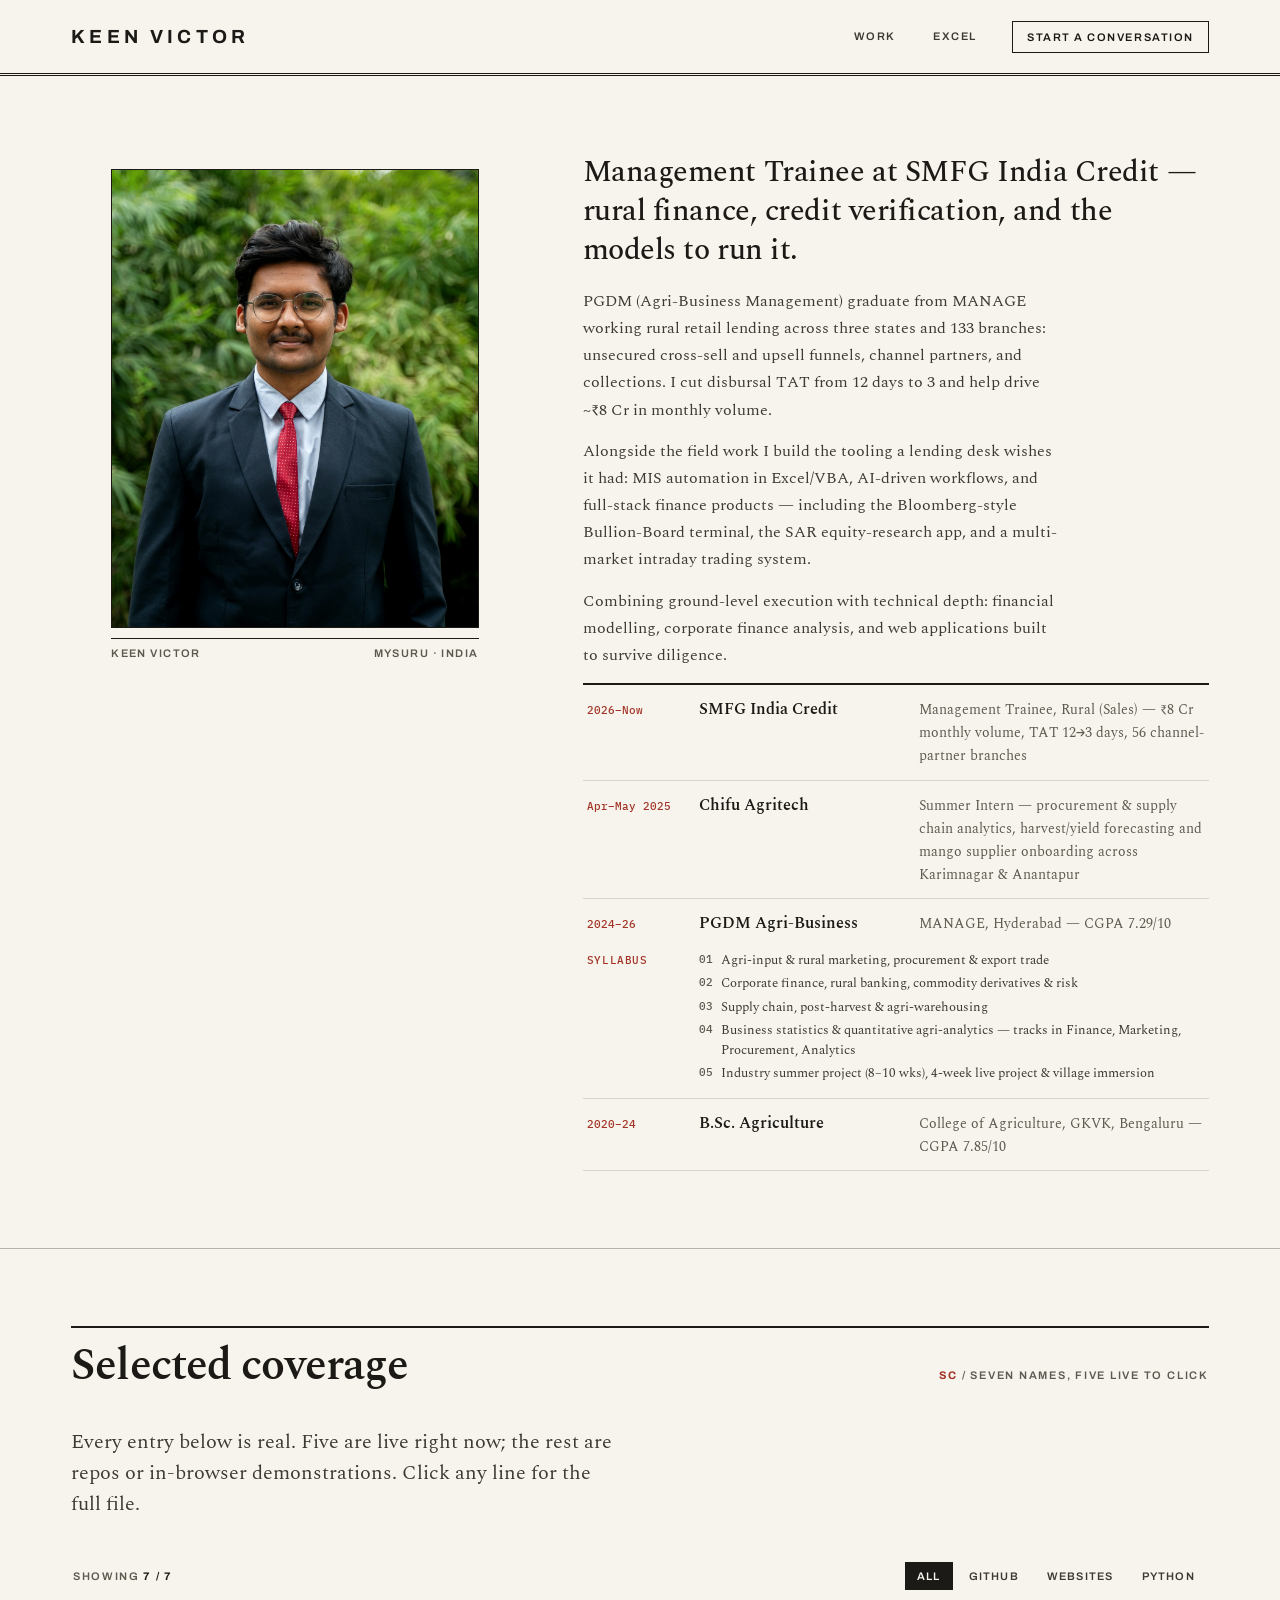
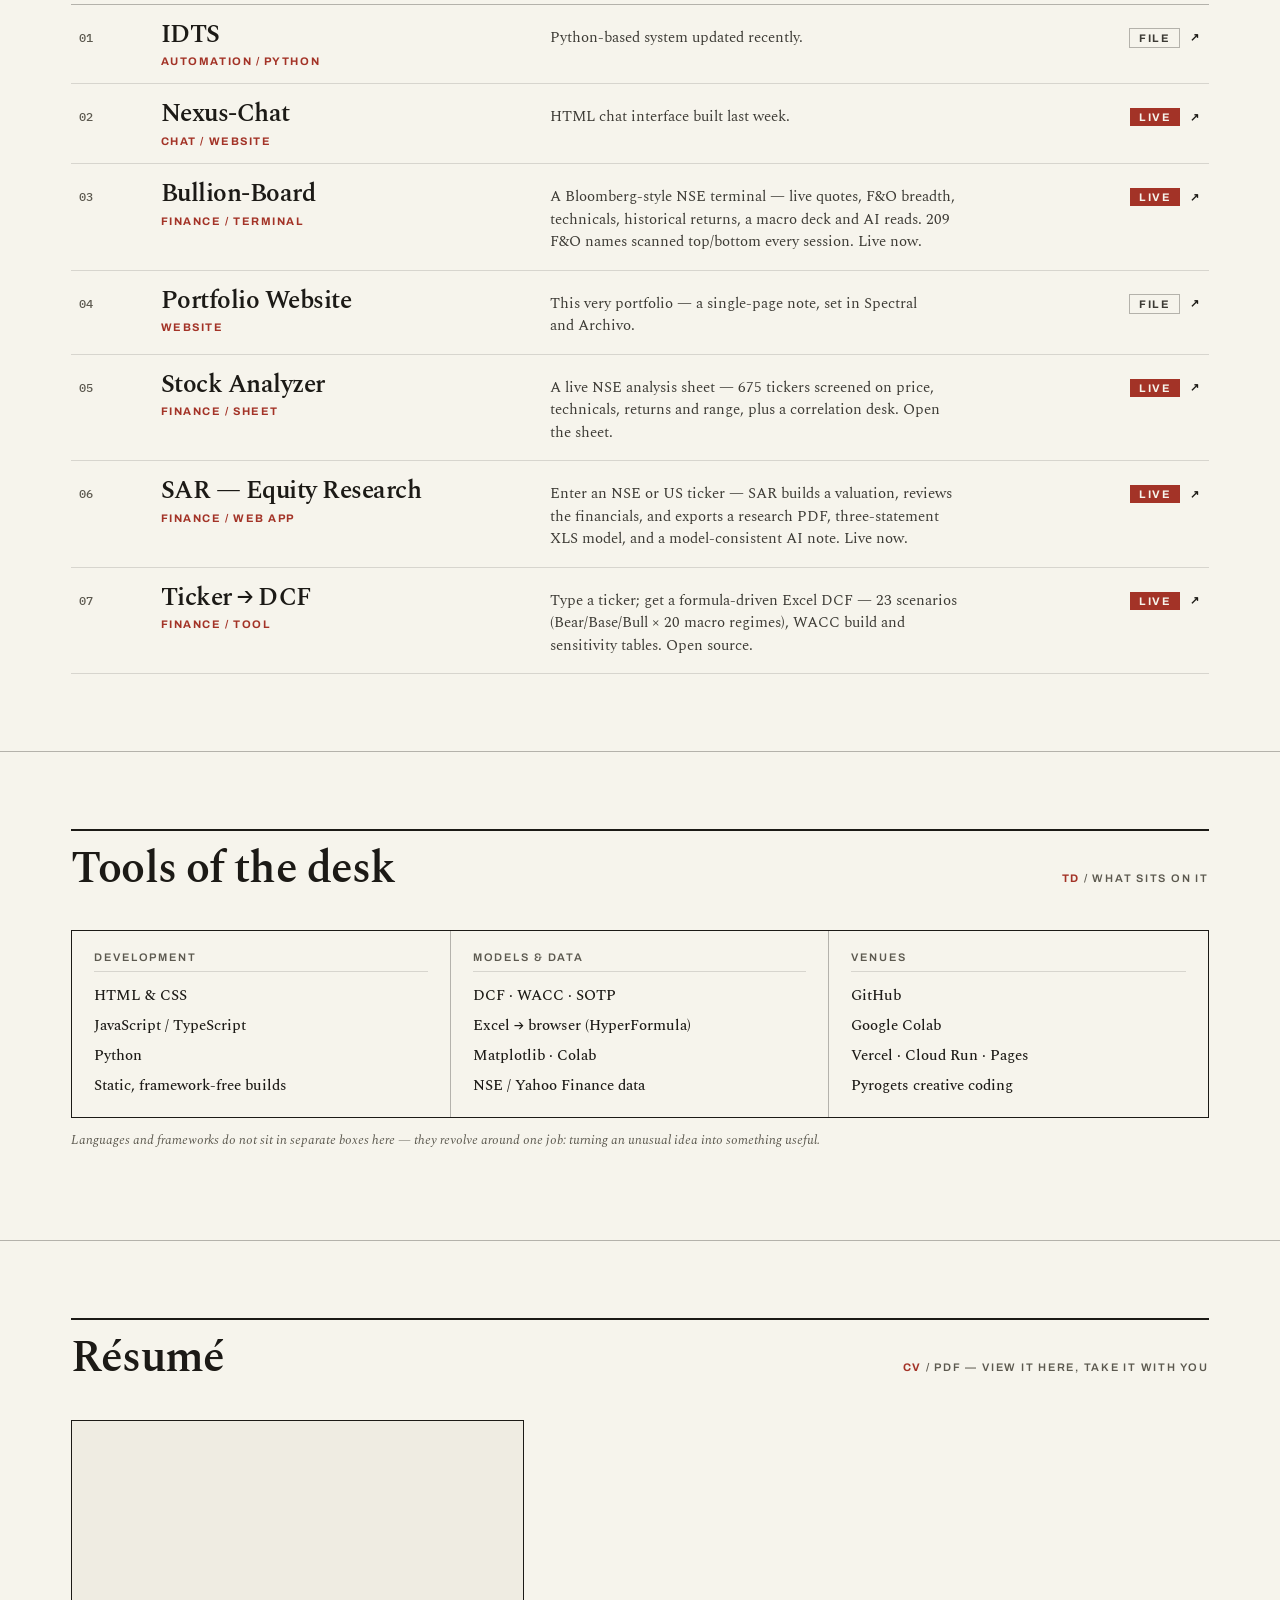
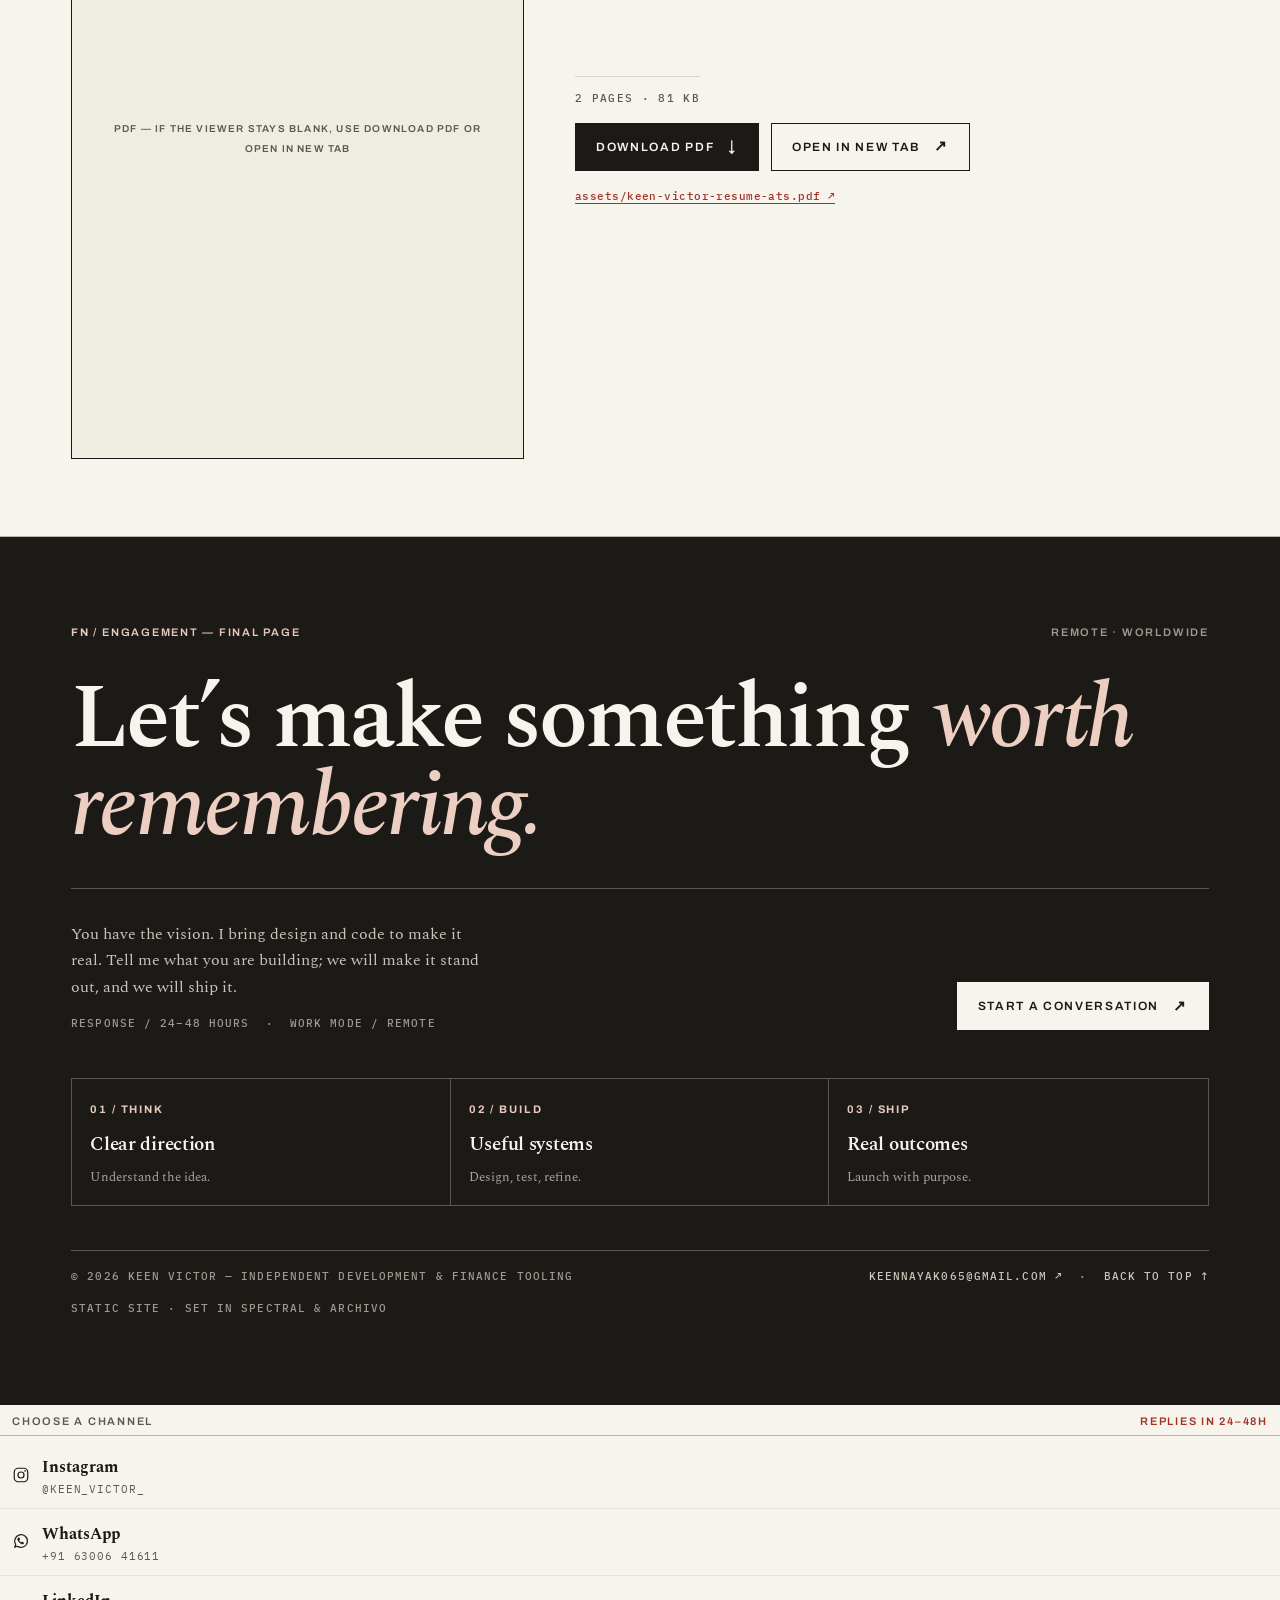
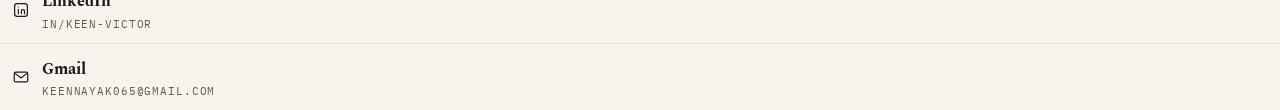
<file: index.html>
<!doctype html>
<html lang="en">
<head>
<meta charset="utf-8">
<meta name="viewport" content="width=device-width, initial-scale=1, viewport-fit=cover">
<meta name="theme-color" content="#f6f4ec">
<meta name="description" content="Keen Victor — independent development and finance tooling. Scenario-driven DCF models, a Bloomberg-style NSE terminal, and web apps, deployed and built to survive due diligence.">
<title>Keen Victor — Development &amp; Finance Tooling</title>
<link rel="icon" href="data:,">
<link rel="preconnect" href="https://fonts.googleapis.com">
<link rel="preconnect" href="https://fonts.gstatic.com" crossorigin>
<link href="https://fonts.googleapis.com/css2?family=Archivo:wght@400;500;600;700&family=IBM+Plex+Mono:wght@400;500&family=Spectral:ital,wght@0,300;0,400;0,500;0,600;0,700;1,400;1,500&display=swap" rel="stylesheet">
<link rel="stylesheet" href="style.css">
</head>
<body>
<a class="skip-link" href="#works">Skip to selected work</a>

<header class="site">
  <div class="shell site-bar">
    <a class="brand" href="#top" aria-label="Keen Victor — home">
      <span class="wordmark">Keen<b>&nbsp;</b>Victor</span>
    </a>
    <nav class="nav" id="mainNav" aria-label="Main navigation">
      <a href="#works">Work</a>
      <a href="excel.html">Excel</a>
      <a class="cta-nav js-convo" href="#" aria-haspopup="true" aria-expanded="false">Start a conversation</a>
    </nav>
    <button class="menu-toggle" id="menuToggle" aria-label="Open navigation" aria-expanded="false">≡</button>
  </div>
</header>

<main id="top">
<section class="block" id="analyst" aria-label="About Keen Victor">
  <div class="shell">
    <div class="analyst">
      <figure>
        <div class="id-photo">
          <img src="assets/portrait.jpg" alt="Keen Victor portrait — navy suit, red tie, against a green bamboo backdrop" width="1200" height="1500">
        </div>
        <figcaption class="id-caption"><span>Keen Victor</span><span>Mysuru · India</span></figcaption>
      </figure>
      <div>
        <p class="analyst-lede">Management Trainee at SMFG India Credit — rural finance, credit verification, and the models to run it.</p>
        <div class="analyst-body">
          <p>PGDM (Agri-Business Management) graduate from MANAGE working rural retail lending across three states and 133 branches: unsecured cross-sell and upsell funnels, channel partners, and collections. I cut disbursal TAT from 12 days to 3 and help drive ~&#8377;8 Cr in monthly volume.</p>
          <p>Alongside the field work I build the tooling a lending desk wishes it had: MIS automation in Excel/VBA, AI-driven workflows, and full-stack finance products — including the Bloomberg-style Bullion-Board terminal, the SAR equity-research app, and a multi-market intraday trading system.</p>
          <p>Combining ground-level execution with technical depth: financial modelling, corporate finance analysis, and web applications built to survive diligence.</p>
        </div>
        <div class="history" aria-label="Track record">
          <div class="history-row"><span class="when">2026–Now</span><strong>SMFG India Credit</strong><span>Management Trainee, Rural (Sales) — ₹8 Cr monthly volume, TAT 12&rarr;3 days, 56 channel-partner branches</span></div>
          <div class="history-row"><span class="when">Apr–May 2025</span><strong>Chifu Agritech</strong><span>Summer Intern — procurement &amp; supply chain analytics, harvest/yield forecasting and mango supplier onboarding across Karimnagar &amp; Anantapur</span></div>
          <div class="history-row"><span class="when">2024–26</span><strong>PGDM Agri-Business</strong><span>MANAGE, Hyderabad — CGPA 7.29/10</span></div>
          <div class="history-detail"><span class="when">Syllabus</span><ul class="hd-list"><li>Agri-input &amp; rural marketing, procurement &amp; export trade</li><li>Corporate finance, rural banking, commodity derivatives &amp; risk</li><li>Supply chain, post-harvest &amp; agri-warehousing</li><li>Business statistics &amp; quantitative agri-analytics — tracks in Finance, Marketing, Procurement, Analytics</li><li>Industry summer project (8–10 wks), 4-week live project &amp; village immersion</li></ul></div>
          <div class="history-row"><span class="when">2020–24</span><strong>B.Sc. Agriculture</strong><span>College of Agriculture, GKVK, Bengaluru — CGPA 7.85/10</span></div>
        </div>
</div>
    </div>
  </div>
</section>

<section class="block" id="works" aria-label="Selected work">
  <div class="shell">
    <div class="block-head">
      <h2>Selected coverage</h2>
      <div class="folio"><b>SC</b> / Seven names, five live to click</div>
    </div>
    <p class="lede">Every entry below is real. Five are live right now; the rest are repos or in-browser demonstrations. Click any line for the full file.</p>
    <div class="screen-row">
      <div class="count-note">Showing <b><span id="visibleCount">7</span> / 7</b></div>
      <div class="filter-list" aria-label="Screen by sector">
        <button class="filter active" data-filter="all">All</button>
        <button class="filter" data-filter="github">GitHub</button>
        <button class="filter" data-filter="website">Websites</button>
        <button class="filter" data-filter="python">Python</button>
      </div>
    </div>
    <div class="coverage" id="coverageList"></div>
  </div>

  <div class="project-modal" id="projectModal" aria-hidden="true" role="dialog" aria-modal="true" aria-labelledby="modalTitle">
    <div class="modal-backdrop" id="modalBackdrop"></div>
    <div class="modal-card">
      <div class="modal-bar"><span>Project File — <span id="modalFileNo">No. 00</span></span><button class="modal-close" id="modalClose" aria-label="Close project details">×</button></div>
      <div class="modal-body">
        <div class="modal-image" id="modalImage"></div>
        <div class="modal-content">
          <div class="modal-meta" id="modalMeta"></div>
          <h2 class="modal-title" id="modalTitle"></h2>
          <p class="modal-desc" id="modalDesc"></p>
          <div class="modal-tech" id="modalTech"></div>
        </div>
      </div>
    </div>
  </div>
</section>



<section class="block" id="tools" aria-label="Tools of the desk">
  <div class="shell">
    <div class="block-head">
      <h2>Tools of the desk</h2>
      <div class="folio"><b>TD</b> / What sits on it</div>
    </div>
    <div class="tools">
      <div class="tool-cell">
        <h3>Development</h3>
        <ul><li>HTML &amp; CSS</li><li>JavaScript / TypeScript</li><li>Python</li><li>Static, framework-free builds</li></ul>
      </div>
      <div class="tool-cell">
        <h3>Models &amp; Data</h3>
        <ul><li>DCF · WACC · SOTP</li><li>Excel → browser (HyperFormula)</li><li>Matplotlib · Colab</li><li>NSE / Yahoo Finance data</li></ul>
      </div>
      <div class="tool-cell">
        <h3>Venues</h3>
        <ul><li>GitHub</li><li>Google Colab</li><li>Vercel · Cloud Run · Pages</li><li>Pyrogets creative coding</li></ul>
      </div>
    </div>
    <p class="tool-note">Languages and frameworks do not sit in separate boxes here — they revolve around one job: turning an unusual idea into something useful.</p>
  </div>
</section>

<section class="block" id="resume" aria-label="Résumé">
  <div class="shell">
    <div class="block-head">
      <h2>Résumé</h2>
      <div class="folio"><b>CV</b> / PDF — view it here, take it with you</div>
    </div>
    <div class="resume-grid">
      <div class="resume-view">
        <span class="pdf-hint">PDF — if the viewer stays blank, use Download PDF or Open in new tab</span>
        <iframe src="assets/keen-victor-resume-ats.pdf#toolbar=0&navpanes=0&view=FitH" title="Keen Victor — résumé, ATS-friendly PDF" loading="lazy"></iframe>
      </div>
      <div class="resume-side">
        <p class="resume-meta">2 pages · 81 KB</p>
        <div class="resume-actions">
          <a class="button" href="assets/keen-victor-resume-ats.pdf" download="keen-victor-resume-ats.pdf">Download PDF <span class="arrow">↓</span></a>
          <a class="button ghost" href="assets/keen-victor-resume-ats.pdf" target="_blank" rel="noopener">Open in new tab <span class="arrow">↗</span></a>
        </div>
        <p class="resume-fine"><a href="assets/keen-victor-resume-ats.pdf" target="_blank" rel="noopener">assets/keen-victor-resume-ats.pdf ↗</a></p>
      </div>
    </div>
  </div>
</section>

<section class="endnote" id="connect" aria-label="Engage me">
  <div class="shell">
    <div class="block-head endnote-head">
      <span class="folio endnote-folio"><b>FN</b> / Engagement — final page</span>
      <span class="folio">Remote · Worldwide</span>
    </div>
    <h2>Let’s make something <em>worth remembering.</em></h2>
    <div class="endnote-grid">
      <div>
        <p>You have the vision. I bring design and code to make it real. Tell me what you are building; we will make it stand out, and we will ship it.</p>
        <div class="micro">Response / 24–48 hours &nbsp;·&nbsp; Work mode / Remote</div>
      </div>
      <div class="endnote-cta">
        <a class="button js-convo" href="#" aria-haspopup="true" aria-expanded="false">Start a conversation <span class="arrow">↗</span></a>
      </div>
    </div>
    <div class="endnote-legs" aria-label="How an engagement runs">
      <div class="leg"><small>01 / Think</small><strong>Clear direction</strong><span>Understand the idea.</span></div>
      <div class="leg"><small>02 / Build</small><strong>Useful systems</strong><span>Design, test, refine.</span></div>
      <div class="leg"><small>03 / Ship</small><strong>Real outcomes</strong><span>Launch with purpose.</span></div>
    </div>
    <footer class="fineprint">
      <span>© <span id="year">2026</span> Keen Victor — Independent development &amp; finance tooling</span>
      <span><a href="mailto:keennayak065@gmail.com">keennayak065@gmail.com ↗</a> &nbsp;·&nbsp; <a href="#top">Back to top ↑</a></span>
      <span>Static site · Set in Spectral &amp; Archivo</span>
    </footer>
  </div>
</section>

</main>

<a class="back-top" href="#top" aria-label="Back to top">↑</a>

<div class="convo-pop" id="convoPop" role="dialog" aria-label="Choose a channel">
  <div class="cp-title"><span>Choose a channel</span><b>Replies in 24–48h</b></div>
  <a href="https://www.instagram.com/keen_victor_/" target="_blank" rel="noopener"><svg viewBox="0 0 24 24" aria-hidden="true"><rect x="3" y="3" width="18" height="18" rx="5.25"/><circle cx="12" cy="12" r="4"/><circle cx="17.5" cy="6.5" r="1.1" fill="currentColor" stroke="none"/></svg><span><strong>Instagram</strong><span class="cp-sub">@keen_victor_</span></span></a>
  <a href="https://wa.me/916300641611" target="_blank" rel="noopener"><svg viewBox="0 0 24 24" aria-hidden="true"><path d="M20.5 11.6A8.5 8.5 0 0 1 7.2 17.6L3.5 19l1.5-3.6A8.5 8.5 0 1 1 20.5 11.6Z"/><path d="M9.5 9.2c.3 1.5 1.6 2.9 3.1 3.3l.9-.7c.2-.2.5-.2.8 0l1.2.8c.3.2.4.6.3 1-.3 1-1.4 1.6-2.3 1.4-2.6-.5-6.1-3.9-6.4-6.6-.1-1 .7-2.1 1.8-2.3.4-.1.8.1 1 .4l.7 1.2c.2.3.2.7 0 1l-.8.9Z" fill="currentColor" stroke="none"/></svg><span><strong>WhatsApp</strong><span class="cp-sub">+91 63006 41611</span></span></a>
  <a href="https://www.linkedin.com/in/keen-victor/" target="_blank" rel="noopener"><svg viewBox="0 0 24 24" aria-hidden="true"><rect x="3.5" y="3.5" width="17" height="17" rx="3.5"/><path d="M8.5 11.2V17M8.5 8v.01M12.5 17v-3.5a2.1 2.1 0 0 1 4.2 0V17"/></svg><span><strong>LinkedIn</strong><span class="cp-sub">in/keen-victor</span></span></a>
  <a href="https://mail.google.com/mail/?view=cm&fs=1&to=keennayak065@gmail.com" target="_blank" rel="noopener"><svg viewBox="0 0 24 24" aria-hidden="true"><rect x="3" y="5.5" width="18" height="13" rx="2"/><path d="m4.5 7.5 7.5 5.7 7.5-5.7"/></svg><span><strong>Gmail</strong><span class="cp-sub">keennayak065@gmail.com</span></span></a>
</div>
<script>
(function () {
  var pop = document.getElementById('convoPop');
  if (!pop) return;
  var triggers = document.querySelectorAll('.js-convo');
  var currentTrigger = null;
  function closeConvo() {
    pop.classList.remove('open');
    triggers.forEach(function (t) { t.setAttribute('aria-expanded', 'false'); });
    currentTrigger = null;
  }
  function openConvo(btn) {
    triggers.forEach(function (t) { t.setAttribute('aria-expanded', t === btn ? 'true' : 'false'); });
    pop.classList.add('open');
    currentTrigger = btn;
    var r = btn.getBoundingClientRect();
    var pw = pop.offsetWidth, ph = pop.offsetHeight;
    var top = r.bottom + 10;
    if (top + ph > window.innerHeight - 8) top = r.top - ph - 10;
    var left = Math.max(8, Math.min(r.right - pw, window.innerWidth - pw - 8));
    pop.style.top = top + 'px';
    pop.style.left = left + 'px';
  }
  triggers.forEach(function (btn) {
    btn.addEventListener('click', function (e) {
      e.preventDefault();
      if (pop.classList.contains('open') && currentTrigger === btn) { closeConvo(); return; }
      openConvo(btn);
    });
  });
  document.addEventListener('click', function (e) {
    if (!e.target.closest('#convoPop') && !e.target.closest('.js-convo')) closeConvo();
  });
  document.addEventListener('keydown', function (e) { if (e.key === 'Escape') closeConvo(); });
  window.addEventListener('resize', closeConvo);
})();
</script>

<script>
const projects = [
  { id: 2, title: "IDTS", category: "python", desc: "Python-based system updated recently.", catLabel: "Automation / Python", tech: "Python · Updated 19 hours ago" },
  { id: 3, title: "Nexus-Chat", category: "website", desc: "HTML chat interface built last week.", catLabel: "Chat / Website", tech: "HTML · Updated last week", image: "nexus-chat", url: "https://nexus-chat-473.pages.dev/", longDesc: "Nexus Chat is an AI chat interface that lets you start conversations with topics from your personal library. Built with HTML, it features a dark, focused interface with topic cards for quick access to your knowledge base — from macroeconomics to hypothesis testing and market fluctuations. The message input at the bottom lets you chat with Nexus directly, with topic navigation and mastery tracking." },
  { id: 4, title: "Bullion-Board", category: "github", desc: "A Bloomberg-style NSE terminal — live quotes, F&O breadth, technicals, historical returns, a macro deck and AI reads. 209 F&O names scanned top/bottom every session. Live now.", catLabel: "Finance / Terminal", tech: "TypeScript · NSE · F&O", image: "bullion-board", url: "https://bullion-board.vercel.app/", longDesc: "Bullion-Board is a Bloomberg-style web trading terminal for Indian equities — a 4-panel quant workspace running 86 analytics desks: technicals (RSI/ADX/Sharpe/max drawdown), live NSE option chains with Greeks, PCR and max pain, historical returns with growth-of-₹100 and underwater curves, a macro deck with global markets, company dossier, quant screener, option chain, pairs trade workbench, sentiment desk and an embedded conversational AI analyst per desk. Real-time data pipelines for Indian equities, a touch-first mobile companion (Bullion Droid), and 93+ functions in the directory. Live at bullion-board.vercel.app." },
  { id: 10, title: "Portfolio Website", category: "website", desc: "This very portfolio — a single-page note, set in Spectral and Archivo.", catLabel: "Website", tech: "HTML · CSS · JS", image: "portfolio" },
  { id: 14, title: "Stock Analyzer", category: "website", desc: "A live NSE analysis sheet — 675 tickers screened on price, technicals, returns and range, plus a correlation desk. Open the sheet.", catLabel: "Finance / Sheet", tech: "Google Sheets · Technicals", image: "stock-analyzer", url: "https://docs.google.com/spreadsheets/d/1Qe5yHrLtPJonPcthUZSAY3ezZBsF-KdThCYJQwBwkGg/edit?usp=sharing", longDesc: "Stock Analyzer is the live Google Sheet behind the market screens: 675 NSE tickers and benchmark indices tracked across price, valuation, every moving average, Bollinger and Donchian bands, RSI, MACD, CAGR and returns from one week to a year — with colour-scaled signals and sparkline traces on each row. A second tab runs a single-name correlation workbench against the Nifty 50, reporting correlation, slope, Sharpe and a VWAP proxy beside two price and return charts. The sheet is open to inspection: figures are delayed market data, provided for reference and not trading advice." },
  { id: 12, title: "SAR — Equity Research", category: "website", desc: "Enter an NSE or US ticker — SAR builds a valuation, reviews the financials, and exports a research PDF, three-statement XLS model, and a model-consistent AI note. Live now.", catLabel: "Finance / Web App", tech: "Equity Research · PDF · XLS", image: "sar-research", url: "https://sar-378070319461.asia-south1.run.app/", longDesc: "SAR is an equity-research desk in a browser tab. Type any NSE or US ticker and it builds the whole picture — blended target price, market cap, P/E, EV/EBITDA, 52-week range, one-year price chart — then exports three artifacts from the same run: a research PDF, a three-statement XLS model, and a model-consistent AI note. The live specimen plate updates as you type with NSE and NASDAQ coverage; a three-leg output section (PDF / XLS / AI) sits below the fold. Live at sar-378070319461.asia-south1.run.app." },
  { id: 13, title: "Ticker → DCF", category: "github", desc: "Type a ticker; get a formula-driven Excel DCF — 23 scenarios (Bear/Base/Bull × 20 macro regimes), WACC build and sensitivity tables. Open source.", catLabel: "Finance / Tool", tech: "Python · Streamlit · Excel", image: "dcf", url: "https://dcf-modelling.streamlit.app/", repo: "https://github.com/keenpromax-art/dcf-modelling", longDesc: "Ticker → DCF is a Streamlit front-end over a genuinely formula-driven workbook: enter a ticker and it pulls three years of financials, builds an 8-tab model (Dashboard · Assumptions · Macro_Scenarios · Operating_Model · WACC · DCF_Valuation · Scenario_Valuation · Sensitivity_Analysis) with 23 scenarios — Bear/Base/Bull plus 20 macro and company regimes — and serves the result as a live web app and a downloadable Excel file where every DCF input is editable, including the shipped audit and sensitivity blocks. Open source at github.com/keenpromax-art/dcf-modelling. Illustrative output, not investment advice." }
];

const grid = document.getElementById("coverageList");
const filters = [...document.querySelectorAll(".filter")];
const countEl = document.getElementById("visibleCount");
const pad = n => String(n).padStart(2, "0");

function isLive(p) { return /^https?:/i.test(p.url || p.link || '') || /\.html$/i.test(p.link || ''); }

function render(filter = "all") {
  grid.innerHTML = "";
  const shown = filter === "all" ? projects : projects.filter(p => p.category === filter);
  shown.forEach((p, i) => {
    const row = document.createElement("button");
    row.className = "coverage-row";
    row.type = "button";
    row.setAttribute("aria-label", p.title + " — open details");
    const live = isLive(p);
    row.innerHTML = `
      <span class="no">${pad(i + 1)}</span>
      <span class="name">${p.title}<small>${p.catLabel}</small></span>
      <span class="thesis">${p.desc}</span>
      <span class="open">${live ? '<span class="tag">Live</span>' : '<span class="tag repo">File</span>'} <span class="arrow">↗</span></span>
    `;
    row.addEventListener("click", () => {
      if (p.link) {
        if (/^https?:/i.test(p.link)) window.open(p.link, "_blank", "noopener");
        else window.location.href = p.link;
        return;
      }
      openProject(p, i);
    });
    grid.appendChild(row);
  });
  countEl.textContent = shown.length;
}

function openProject(p, i) {
  document.getElementById("modalTitle").textContent = p.title;
  document.getElementById("modalDesc").textContent = p.longDesc || p.desc;
  document.getElementById("modalMeta").textContent = p.catLabel + " · " + p.tech;
  document.getElementById("modalTech").textContent = p.tech;
  document.getElementById("modalFileNo").textContent = "No. " + pad((i ?? 0) + 1);
  const techEl = document.getElementById("modalTech");
  if (p.url) techEl.innerHTML = `${p.tech} &nbsp;·&nbsp; <a href="${p.url}" target="_blank" rel="noopener">Visit live site ↗</a>${p.repo ? ` &nbsp;·&nbsp; <a href="${p.repo}" target="_blank" rel="noopener">Repo ↗</a>` : ''}`;
  const modalImage = document.getElementById("modalImage");
  if (p.image) {
    modalImage.innerHTML = `<img src="assets/projects/${p.image}.png" alt="${p.title}" onerror="this.replaceWith(Object.assign(document.createElement('div'),{className:'fallback',textContent:'${p.title}'}))">`;
  } else {
    modalImage.innerHTML = `<div class="fallback">${p.title}</div>`;
  }
  lastFocused = document.activeElement;
  document.getElementById("projectModal").classList.add("open");
  document.getElementById("projectModal").setAttribute("aria-hidden", "false");
  document.body.style.overflow = "hidden";
  closeBtn.focus();
}

let lastFocused = null;
const closeBtn = document.getElementById("modalClose");
const modalCard = document.querySelector(".modal-card");
const focusable = () => [...modalCard.querySelectorAll("button,a[href],input,select,textarea,[tabindex]:not([tabindex='-1'])")].filter(el => !el.disabled && el.offsetParent !== null);
document.addEventListener("keydown", e => {
  if (e.key !== "Tab" || !document.getElementById("projectModal").classList.contains("open")) return;
  const items = focusable();
  if (!items.length) return;
  const first = items[0], last = items[items.length - 1];
  if (e.shiftKey && document.activeElement === first) { e.preventDefault(); last.focus(); }
  else if (!e.shiftKey && document.activeElement === last) { e.preventDefault(); first.focus(); }
});
const backdrop = document.getElementById("modalBackdrop");
function closeProject() {
  document.getElementById("projectModal").classList.remove("open");
  document.getElementById("projectModal").setAttribute("aria-hidden", "true");
  document.body.style.overflow = "";
  if (lastFocused) lastFocused.focus();
}
closeBtn.addEventListener("click", closeProject);
backdrop.addEventListener("click", closeProject);
document.addEventListener("keydown", e => { if (e.key === "Escape") closeProject(); });

filters.forEach(btn => btn.addEventListener("click", () => {
  filters.forEach(b => b.classList.toggle("active", b === btn));
  render(btn.dataset.filter);
}));

render();

/* Mobile menu */
const menuToggle = document.getElementById("menuToggle");
const mainNav = document.getElementById("mainNav");
menuToggle.addEventListener("click", () => {
  const open = mainNav.classList.toggle("open");
  menuToggle.setAttribute("aria-expanded", String(open));
  menuToggle.setAttribute("aria-label", open ? "Close navigation" : "Open navigation");
  menuToggle.textContent = open ? "×" : "≡";
});
mainNav.querySelectorAll("a").forEach(a => a.addEventListener("click", () => {
  mainNav.classList.remove("open");
  menuToggle.setAttribute("aria-expanded", "false");
  menuToggle.textContent = "≡";
}));

document.getElementById("year").textContent = new Date().getFullYear();

const backTop = document.querySelector(".back-top");
window.addEventListener("scroll", () => backTop.classList.toggle("show", window.scrollY > 550), { passive: true });

/* Active nav on scroll */
const navLinks = [...mainNav.querySelectorAll("a")].filter(a => a.getAttribute("href").startsWith("#"));
const observer = new IntersectionObserver(entries => {
  entries.forEach(entry => {
    if (entry.isIntersecting) {
      navLinks.forEach(link => link.classList.toggle("active", link.getAttribute("href") === "#" + entry.target.id));
    }
  });
}, { rootMargin: "-30% 0px -60% 0px" });
["works", "analyst"].forEach(id => { const el = document.getElementById(id); if (el) observer.observe(el); });
</script>
</body>
</html>
</file>
<file: style.css>
:root{
  --paper:#f6f4ec;
  --paper-2:#efece2;
  --card:#efede3;
  --ink:#1c1a16;
  --ink-2:#3c3a34;
  --muted:#5c594f;
  --red:#a33327;
  --red-deep:#832a1f;
  --red-wash:#efe0d7;
  --green:#214d3c;
  --line:rgba(28,26,22,.3);
  --line-soft:rgba(28,26,22,.14);
  --gutter:clamp(18px,4vw,56px);
  --maxw:1240px;
  --serif:"Spectral",Georgia,"Times New Roman",serif;
  --sans:"Archivo","Helvetica Neue",Arial,sans-serif;
  --mono:"IBM Plex Mono",Consolas,monospace;
  --paper2:var(--paper-2);
  --ra-shadow:0 14px 34px rgba(28,26,22,.14);
  --shadow:0 14px 34px rgba(28,26,22,.14);
  --shadow-sm:0 4px 14px rgba(28,26,22,.10);
}
*{box-sizing:border-box}
html{scroll-behavior:smooth;scroll-padding-top:88px}
body{overflow-x:hidden;margin:0;background:var(--paper);color:var(--ink);font-family:var(--serif);font-size:clamp(16px,1.05vw,18px);line-height:1.65;text-wrap:pretty;-webkit-font-smoothing:antialiased}
img{display:block;max-width:100%}
a{color:inherit;text-decoration:none}
button{font:inherit;color:inherit}
.shell{width:100%;max-width:var(--maxw);margin-inline:auto;padding-inline:var(--gutter)}
.mono{font-family:var(--mono)}
:focus-visible{outline:2px solid var(--red);outline-offset:3px}
::selection{background:var(--red);color:var(--paper)}
html{scrollbar-width:thin;scrollbar-color:var(--muted) var(--paper-2)}
::-webkit-scrollbar{width:10px;height:10px}
::-webkit-scrollbar-track{background:var(--paper-2)}
::-webkit-scrollbar-thumb{background:var(--muted);border:2px solid var(--paper-2)}




.skip-link{position:absolute;left:12px;top:-48px;z-index:100;background:var(--ink);color:var(--paper);padding:10px 16px;font:600 12px var(--sans);letter-spacing:.08em;text-transform:uppercase;transition:top .2s}
.skip-link:focus{top:12px}

/* Compat: excel.html section apparatus */
.section-top{display:flex;justify-content:space-between;align-items:baseline;gap:20px;margin-bottom:clamp(16px,2vw,26px);border-top:2px solid var(--ink);padding-top:14px}
.section-head{display:flex;justify-content:space-between;align-items:baseline;gap:20px}
.section-index{display:flex;align-items:baseline;gap:12px;margin:0;font:600 clamp(17px,2vw,22px) var(--serif);letter-spacing:-.015em;color:var(--ink)}
.section-index b{font:700 11px var(--sans);letter-spacing:.16em;text-transform:uppercase;color:var(--red);white-space:nowrap}
.section-small{font:600 12px var(--sans);letter-spacing:.12em;text-transform:uppercase;color:var(--muted)}
.section-flush{margin-bottom:0}

/* ===== Header / masthead plate ===== */
.site-bar{display:flex;align-items:center;justify-content:space-between;gap:24px;width:100%}
header.site{min-height:76px;display:flex;align-items:center;justify-content:space-between;gap:24px;border-bottom:3px double var(--ink);position:sticky;top:0;z-index:40;background:rgba(246,244,236,.96);backdrop-filter:blur(10px);padding-top:env(safe-area-inset-top)}
.brand{display:flex;flex-direction:column;gap:3px;line-height:1}
.brand .wordmark{font:700 19px/1 var(--sans);letter-spacing:.22em;text-transform:uppercase;color:var(--ink)}
.brand .wordmark b{color:var(--red);font-weight:700}
.brand small{font:600 11px var(--sans);letter-spacing:.13em;text-transform:uppercase;color:var(--muted);margin-top:2px}
.nav{display:flex;align-items:center;gap:clamp(16px,2.6vw,36px)}
.nav a{font:600 11px var(--sans);letter-spacing:.14em;text-transform:uppercase;color:var(--ink-2);padding:6px 2px;border-bottom:2px solid transparent;transition:color .2s,border-color .2s}
.nav a:hover{color:var(--red);border-bottom-color:var(--red)}
.nav a.active{color:var(--red);border-bottom-color:var(--red)}
.nav a.cta-nav{border:1px solid var(--ink);padding:9px 14px;color:var(--ink)}
.nav a.cta-nav:hover{background:var(--ink);color:var(--paper);border-color:var(--ink)}
.menu-toggle{display:none;border:1px solid var(--ink);background:transparent;width:44px;height:44px;font:600 17px var(--sans);cursor:pointer}

/* Buttons */
.button{display:inline-flex;align-items:center;gap:14px;border:1px solid var(--ink);background:var(--ink);color:var(--paper);padding:14px 20px;min-height:48px;font:600 12px var(--sans);letter-spacing:.14em;text-transform:uppercase;cursor:pointer;transition:background .2s,color .2s,border-color .2s}
.button:hover{background:var(--red);border-color:var(--red);color:var(--paper)}
.button.ghost{background:transparent;color:var(--ink)}
.button.ghost:hover{background:var(--ink);color:var(--paper);border-color:var(--ink)}
.button .arrow{font-size:15px;line-height:1}

/* ===== Section scaffolding ===== */
section.block{padding-block:clamp(44px,6vw,88px);border-bottom:1px solid var(--line)}
.block-head{display:flex;justify-content:space-between;align-items:baseline;gap:18px;border-top:2px solid var(--ink);padding-top:16px;margin-bottom:clamp(22px,3vw,38px)}
.block-head h2{font:600 clamp(26px,3.4vw,44px)/1.05 var(--serif);letter-spacing:-.02em;margin:0}
.block-head .folio{font:600 11px var(--sans);letter-spacing:.16em;text-transform:uppercase;color:var(--muted);white-space:nowrap}
.block-head .folio b{color:var(--red);font-weight:700}
.lede{font:400 clamp(18px,1.6vw,22px)/1.5 var(--serif);color:var(--ink-2);max-width:58ch;margin:0 0 clamp(20px,3vw,32px)}
.muted{color:var(--muted)}

/* ===== Coverage table (projects) ===== */
.screen-row{display:flex;justify-content:space-between;align-items:center;gap:14px;flex-wrap:wrap;margin-bottom:0;border-bottom:1px solid var(--line);padding:10px 2px 14px}
.count-note{font:600 11px var(--sans);letter-spacing:.15em;text-transform:uppercase;color:var(--muted)}
.count-note b{color:var(--ink)}
.filter-list{display:flex;gap:4px;flex-wrap:wrap}
.filter{border:1px solid transparent;background:transparent;padding:7px 11px;font:600 11px var(--sans);letter-spacing:.11em;text-transform:uppercase;color:var(--ink-2);cursor:pointer;transition:color .15s,border-color .15s,background .15s}
.filter:hover{color:var(--red)}
.filter.active{color:var(--paper);background:var(--ink);border-color:var(--ink)}
.coverage{display:flex;flex-direction:column}
.coverage-row{display:grid;grid-template-columns:56px 1.05fr 1.6fr auto;gap:clamp(12px,2vw,28px);align-items:baseline;padding:16px 8px;border-bottom:1px solid var(--line-soft);cursor:pointer;transition:background .18s;text-align:left;background:transparent;border-top:0;border-left:0;border-right:0;width:100%;font-family:inherit;color:inherit}
.coverage-row:hover{background:var(--paper-2)}
.coverage-row .no{font:500 12px var(--mono);color:var(--muted);justify-self:start}
.coverage-row .name{font:600 clamp(18px,2vw,25px)/1.15 var(--serif);letter-spacing:-.02em;color:var(--ink);justify-self:start}
.coverage-row .name small{display:block;font:700 11px var(--sans);letter-spacing:.14em;text-transform:uppercase;color:var(--red);margin-top:6px}
.coverage-row .thesis{font-size:15px;line-height:1.5;color:var(--ink-2);max-width:52ch;justify-self:start}
.coverage-row .open{font:600 11px var(--sans);letter-spacing:.14em;text-transform:uppercase;color:var(--ink);white-space:nowrap;display:inline-flex;align-items:center;gap:10px}
.coverage-row .open .tag{background:var(--red);color:var(--paper);padding:3px 9px;font:700 11px var(--sans);letter-spacing:.14em}
.coverage-row .open .tag.repo{background:transparent;color:var(--ink-2);border:1px solid var(--line)}
.coverage-row:hover .open{color:var(--red)}

/* ===== Modal (project file) ===== */
.project-modal{position:fixed;inset:0;z-index:60;opacity:0;pointer-events:none;transition:opacity .28s ease}
.project-modal.open{opacity:1;pointer-events:auto}
.modal-backdrop{position:absolute;inset:0;background:rgba(28,26,22,.52)}
.modal-card{position:absolute;top:6vh;left:50%;width:min(880px,93vw);max-height:88vh;display:flex;flex-direction:column;background:var(--paper);border:1px solid var(--ink);box-shadow:var(--shadow);opacity:0;transform:translate(-50%,16px);transition:transform .3s ease,opacity .3s ease;overflow:hidden}
.project-modal.open .modal-card{opacity:1;transform:translate(-50%,0)}
.modal-bar{display:flex;justify-content:space-between;align-items:center;gap:14px;border-bottom:2px solid var(--ink);padding:10px 18px;background:var(--paper-2);font:600 10px var(--sans);letter-spacing:.18em;text-transform:uppercase;color:var(--ink-2)}
.modal-close{background:none;border:1px solid var(--line);width:44px;height:44px;font:600 20px/1 var(--sans);cursor:pointer;color:var(--ink)}
.modal-close:hover{background:var(--ink);color:var(--paper)}
.modal-body{display:flex;flex-direction:column;overflow-y:auto}
.modal-image{flex:0 0 auto;aspect-ratio:16/9;background:var(--paper-2);border-bottom:1px solid var(--line);overflow:hidden}
.modal-image img{width:100%;height:100%;object-fit:cover;object-position:center 30%}
.modal-image .fallback{width:100%;height:100%;display:grid;place-items:center;font:600 11px var(--sans);letter-spacing:.2em;text-transform:uppercase;color:var(--muted)}
.modal-content{padding:clamp(18px,3vw,34px)}
.modal-meta{font:600 11px var(--sans);letter-spacing:.16em;text-transform:uppercase;color:var(--red);margin-bottom:8px}
.modal-title{font:600 clamp(26px,4vw,42px)/1.05 var(--serif);letter-spacing:-.02em;margin:0 0 12px}
.modal-desc{font-size:16px;line-height:1.6;color:var(--ink-2);max-width:62ch;margin:0 0 14px}
.modal-tech{font:500 11px var(--mono);letter-spacing:.04em;color:var(--muted)}
.modal-tech a{color:var(--red);border-bottom:1px solid var(--red)}
.modal-tech a:hover{color:var(--red-deep)}

/* ===== Analyst (about) ===== */
.analyst{display:grid;grid-template-columns:minmax(0,5fr) minmax(0,7fr);gap:clamp(28px,5vw,72px);align-items:start}
.id-photo{border:1px solid var(--ink);background:var(--card);aspect-ratio:4/5;overflow:hidden}
.id-photo img{width:100%;height:100%;object-fit:cover;display:block;filter:saturate(.92) contrast(1.02)}

.id-caption{display:flex;justify-content:space-between;gap:12px;border-top:1px solid var(--ink);margin-top:10px;padding-top:8px;font:600 11px var(--sans);letter-spacing:.13em;text-transform:uppercase;color:var(--muted)}
.analyst-lede{font:500 clamp(21px,2.4vw,30px)/1.3 var(--serif);letter-spacing:-.015em;margin:0 0 18px}
.analyst-body{font-size:16px;line-height:1.7;color:var(--ink-2);max-width:60ch}
.analyst-body p{margin:0 0 14px}
.history{margin-top:6px;border-top:2px solid var(--ink)}
.history-row{display:grid;grid-template-columns:96px 1fr 1.4fr;gap:16px;padding:12px 4px;border-bottom:1px solid var(--line-soft);align-items:baseline}
.history-detail{display:grid;grid-template-columns:96px 1fr;gap:16px;padding:2px 4px 14px;border-bottom:1px solid var(--line-soft);align-items:baseline}
.history-detail .when{font:500 11px var(--mono);color:var(--red);text-transform:uppercase;letter-spacing:.06em}
.hd-list{list-style:none;margin:2px 0 0;padding:0;display:flex;flex-direction:column;gap:4px;counter-reset:hd}
.hd-list li{font-size:13px;line-height:1.5;color:var(--ink-2);padding-left:22px;position:relative;counter-increment:hd}
.hd-list li::before{content:"0" counter(hd);position:absolute;left:0;top:1px;font:500 11px var(--mono);color:var(--muted)}
.history-row:has(+ .history-detail){border-bottom:0}
.history-row .when{font:500 11px var(--mono);color:var(--red)}
.history-row strong{font:600 16px var(--serif)}
.history-row span:last-child{font-size:14px;color:var(--muted)}

/* ===== Tools of the desk (skills) ===== */
.tools{display:grid;grid-template-columns:repeat(3,1fr);border:1px solid var(--ink)}
.tool-cell{padding:20px 22px;border-right:1px solid var(--line)}
.tool-cell:last-child{border-right:0}
.tool-cell h3{font:600 11px var(--sans);letter-spacing:.17em;text-transform:uppercase;color:var(--muted);margin:0 0 12px;border-bottom:1px solid var(--line-soft);padding-bottom:8px}
.tool-cell ul{list-style:none;margin:0;padding:0;display:flex;flex-direction:column;gap:7px}
.tool-cell li{font:500 15px var(--serif);color:var(--ink)}
.tool-note{margin-top:12px;font:400 13px var(--serif);font-style:italic;color:var(--muted)}


/* ===== RÃ©sumÃ© (PDF) ===== */
.resume-grid{display:grid;grid-template-columns:minmax(0,5fr) minmax(0,7fr);gap:clamp(24px,4vw,56px);align-items:center}
.resume-view{position:relative;border:1px solid var(--ink);background:var(--paper-2)}
.pdf-hint{position:absolute;inset:0;display:grid;place-items:center;text-align:center;padding:24px;font:600 10px var(--sans);letter-spacing:.12em;text-transform:uppercase;color:var(--muted);line-height:2}
.resume-view iframe{position:relative;z-index:1;display:block;width:100%;aspect-ratio:210/297;border:0;background:transparent}
.resume-side{display:flex;flex-direction:column;gap:18px;align-items:flex-start;justify-content:center}
.resume-meta{font:500 11px var(--mono);letter-spacing:.12em;text-transform:uppercase;color:var(--muted);margin:0;border-top:1px solid var(--line-soft);padding-top:14px}
.resume-actions{display:flex;gap:12px;flex-wrap:wrap}
.resume-fine{font:500 11px var(--mono);letter-spacing:.04em;color:var(--muted);margin:0}
.resume-fine a{color:var(--red);border-bottom:1px solid var(--red)}
.resume-fine a:hover{color:var(--red-deep);border-bottom-color:var(--red-deep)}

/* ===== Engagement (contact) â€” ink endnote ===== */
.endnote{background:var(--ink);color:var(--paper);padding-block:clamp(48px,7vw,96px)}
.endnote .block-head{border-top-color:var(--paper);border-bottom:0}.endnote-head{border-top:0;padding-top:0}.endnote .block-head .endnote-folio,.endnote .block-head .endnote-folio b{color:#e8c9bd}.endnote .folio{color:#9d9a8f}
.endnote h2{font:600 clamp(38px,7vw,96px)/.98 var(--serif);letter-spacing:-.03em;margin:0 0 clamp(22px,3vw,36px);color:var(--paper)}
.endnote h2 em{font-style:italic;color:#eccfc2;font-weight:500}
.endnote-grid{display:grid;grid-template-columns:1.2fr 1fr;gap:clamp(24px,4vw,64px);align-items:end;border-top:1px solid rgba(246,244,236,.28);padding-top:clamp(20px,3vw,32px)}
.endnote p{color:#c9c6bb;font-size:16px;line-height:1.65;max-width:52ch;margin:0}
.endnote .micro{font:500 11px var(--mono);letter-spacing:.1em;text-transform:uppercase;color:#9d9a8f;margin-top:16px}
.endnote .button{background:var(--paper);color:var(--ink);border-color:var(--paper)}
.endnote .button:hover{background:var(--red);border-color:var(--red);color:var(--paper)}
.endnote-legs{display:grid;grid-template-columns:repeat(3,1fr);gap:0;margin-top:clamp(28px,4vw,48px);border:1px solid rgba(246,244,236,.28)}
.leg{padding:16px 18px;border-right:1px solid rgba(246,244,236,.28)}
.leg:last-child{border-right:0}
.leg small{font:700 11px var(--sans);letter-spacing:.17em;text-transform:uppercase;color:#e8c9bd}
.leg strong{display:block;font:600 19px var(--serif);letter-spacing:-.015em;margin:8px 0 4px;color:var(--paper)}
.leg span{font-size:13px;color:#a8a59a}
.fineprint{display:flex;justify-content:space-between;gap:18px;flex-wrap:wrap;border-top:1px solid rgba(246,244,236,.28);margin-top:clamp(26px,4vw,44px);padding-top:18px;font:500 11px var(--mono);letter-spacing:.1em;text-transform:uppercase;color:#9d9a8f}
.fineprint a{color:#c9c6bb;border-bottom:1px solid transparent}
.fineprint a:hover{color:#e8c9bd;border-bottom-color:#e8c9bd}

/* ===== Back to top ===== */
.back-top{position:fixed;right:max(var(--gutter),env(safe-area-inset-right));bottom:max(var(--gutter),env(safe-area-inset-bottom));width:46px;height:46px;display:grid;place-items:center;border:1px solid var(--ink);background:var(--paper);color:var(--ink);font:600 17px var(--sans);opacity:0;pointer-events:none;transition:opacity .25s;z-index:50}
.back-top.show{opacity:1;pointer-events:auto}
.back-top:hover{background:var(--ink);color:var(--paper)}

/* ===== Responsive ===== */
.endnote-cta{justify-self:end}
@media(max-width:1000px){
      .analyst{grid-template-columns:1fr}
  .tools{grid-template-columns:1fr 1fr}
  .tool-cell:nth-child(2){border-right:0}
  .tool-cell{border-bottom:1px solid var(--line)}
  .tool-cell:nth-child(3),.tool-cell:nth-child(4){border-bottom:0}
  .endnote-grid{grid-template-columns:1fr;align-items:start}
}
@media(max-width:820px){
  html{scroll-padding-top:72px}
  .coverage-row{grid-template-columns:40px 1fr;row-gap:6px}
  .coverage-row .thesis{grid-column:2}
  .coverage-row .open{grid-column:2}
      .history-row{grid-template-columns:84px 1fr;row-gap:2px}
  .history-detail{grid-template-columns:84px 1fr;row-gap:4px}
  .history-row span:last-child{grid-column:2}
  .tools{grid-template-columns:1fr}
  .tool-cell{border-right:0}
  .endnote-legs{grid-template-columns:1fr}
  .resume-grid{grid-template-columns:1fr}
  .leg{border-right:0;border-bottom:1px solid rgba(246,244,236,.28)}
  .leg:last-child{border-bottom:0}
}
@media(max-width:820px){.block-head{flex-direction:column;align-items:flex-start;gap:8px}.block-head .folio{white-space:normal}}@media(max-width:640px){
  header.site{min-height:64px}
  .brand{min-width:0}
  .brand .wordmark{font-size:17px;letter-spacing:.18em}
  .brand small{font-size:11px;letter-spacing:.04em;white-space:nowrap}
  .menu-toggle{display:grid;place-items:center}
  .nav{display:none;position:absolute;top:64px;left:0;right:0;background:var(--paper);border-bottom:2px solid var(--ink);flex-direction:column;align-items:stretch;gap:8px;padding:14px var(--gutter) calc(18px + env(safe-area-inset-bottom))}
  .nav.open{display:flex}
  .nav a{font-size:12px;display:flex;align-items:center;min-height:44px;padding:10px 4px;border-bottom:1px solid var(--line-soft)}
  .nav a.cta-nav{justify-content:center;border:1px solid var(--ink);padding:12px 14px;margin-top:4px}
  .modal-card{top:0;left:0;width:100%;height:100dvh;max-height:100dvh;transform:translateY(24px);border-left:0;border-right:0;border-top:0}
  .project-modal.open .modal-card{transform:translateY(0)}
      .filter-list{gap:2px}
}
@media(pointer:coarse){
  .filter{min-height:44px;padding:10px 13px}
  .back-top{width:48px;height:48px}
}
@media(max-width:480px){
  .endnote-cta{justify-self:stretch}
  .endnote-cta .button{width:100%;justify-content:center}
}
/* ===== Print — the note on paper ===== */
@page{margin:16mm 14mm}
@media print{
  *{-webkit-print-color-adjust:exact;print-color-adjust:exact}
  body{background:#fff;color:#1c1a16;font-size:11pt;line-height:1.45;overflow-x:visible;scrollbar-width:auto}
  :focus-visible{outline:0}
  header.site,.skip-link,.menu-toggle,.back-top,.convo-pop,.project-modal,.filter-list,.count-note,.resume-view,.resume-actions,.resume-fine,.endnote-cta,.button{display:none!important}
  section.block,.endnote{background:#fff!important;color:#1c1a16!important;border-bottom:1px solid #d8d6cc;padding-block:8mm}
  .block-head{border-top:2px solid #1c1a16!important;break-after:avoid}
  .block-head h2,.endnote h2{color:#1c1a16!important}
  .endnote .block-head{border-top-color:#1c1a16!important}
  .endnote,.endnote h2,.endnote p,.leg strong{color:#1c1a16!important}
  .endnote p,.endnote .folio,.endnote .micro,.leg span,.fineprint,.fineprint a,.leg,.endnote-legs{color:#3c3a34!important;border-color:#d8d6cc!important}
  .endnote h2 em,.block-head .folio b,.section-index b{color:#a33327!important}
  .endnote-head{border-top:0!important}
  .endnote .block-head .endnote-folio,.endnote .block-head .endnote-folio b{color:#a33327!important}
  .coverage-row,.history-row,.history-detail,.hd-list li,.tool-cell,.leg{break-inside:avoid}
  .analyst,.endnote-grid,.resume-grid{grid-template-columns:1fr!important;gap:8mm!important}
  .id-photo{max-width:56mm}
  .resume-meta{color:#5c594f!important;border-top:1px solid #d8d6cc!important;padding-top:4mm}
}
@media (prefers-reduced-motion:reduce){
  *,*::before,*::after{animation-duration:.01ms!important;animation-iteration-count:1!important;scroll-behavior:auto!important;transition-duration:.01ms!important}
}
  *,*::before,*::after{animation-duration:.01ms!important;animation-iteration-count:1!important;scroll-behavior:auto!important;transition-duration:.01ms!important}
}

.convo-pop{position:fixed;z-index:80;background:var(--paper);border:1px solid var(--ink);box-shadow:var(--shadow);min-width:min(288px,calc(100vw - 16px));max-width:calc(100vw - 16px);padding:8px;display:none;max-height:calc(100dvh - 24px);overflow-y:auto}
.convo-pop.open{display:block}
.convo-pop .cp-title{font:600 11px var(--sans);letter-spacing:.16em;text-transform:uppercase;color:var(--muted);padding:10px 12px 8px;border-bottom:1px solid var(--line);margin-bottom:6px;display:flex;justify-content:space-between;gap:12px}
.convo-pop .cp-title b{color:var(--red);font-weight:600}
.convo-pop a{display:flex;align-items:center;gap:12px;padding:12px;min-height:48px;text-decoration:none;color:var(--ink)}
.convo-pop a:hover{background:var(--paper-2)}
.convo-pop a + a{border-top:1px solid rgba(28,26,22,.08)}
.convo-pop svg{width:18px;height:18px;flex:none;stroke:currentColor;fill:none;stroke-width:1.6;stroke-linecap:round;stroke-linejoin:round}
.convo-pop .cp-sub{display:block;font:11px var(--mono);color:var(--muted);letter-spacing:.08em;text-transform:uppercase;margin-top:2px}
</file>
